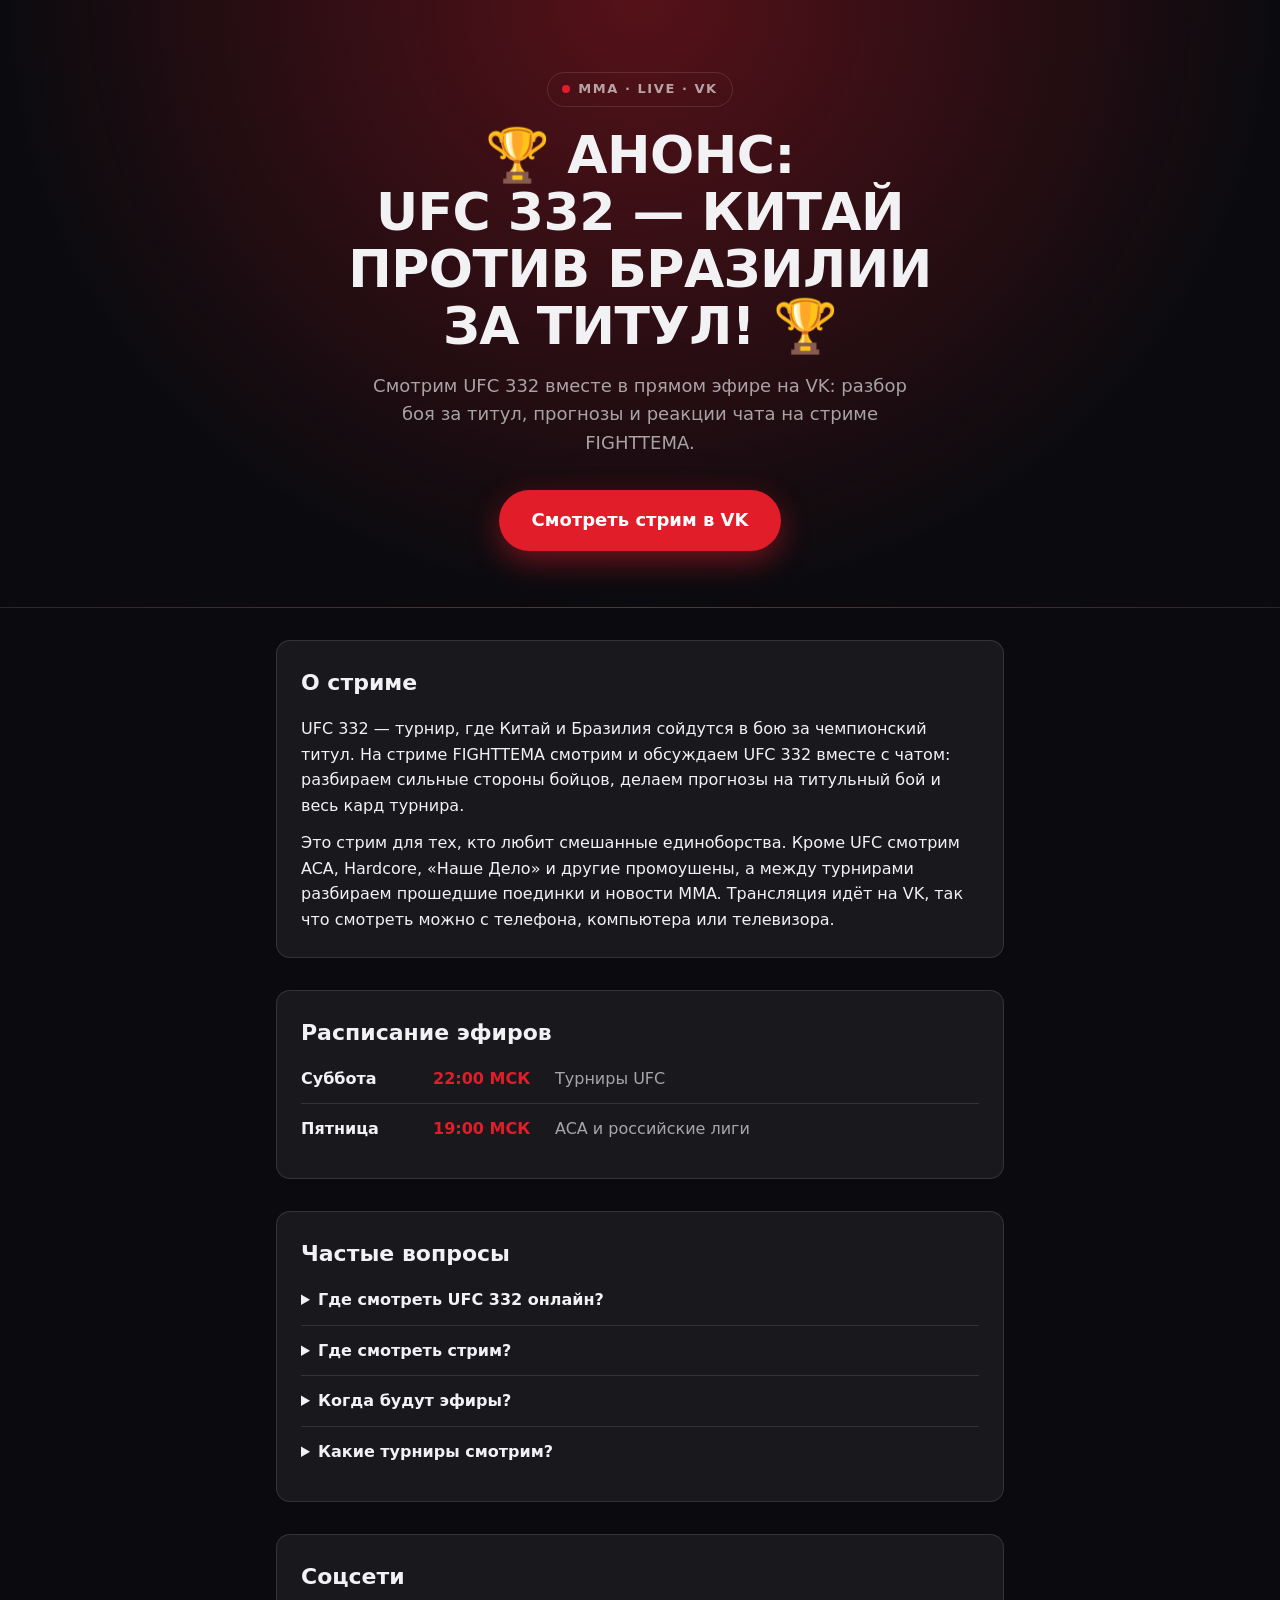
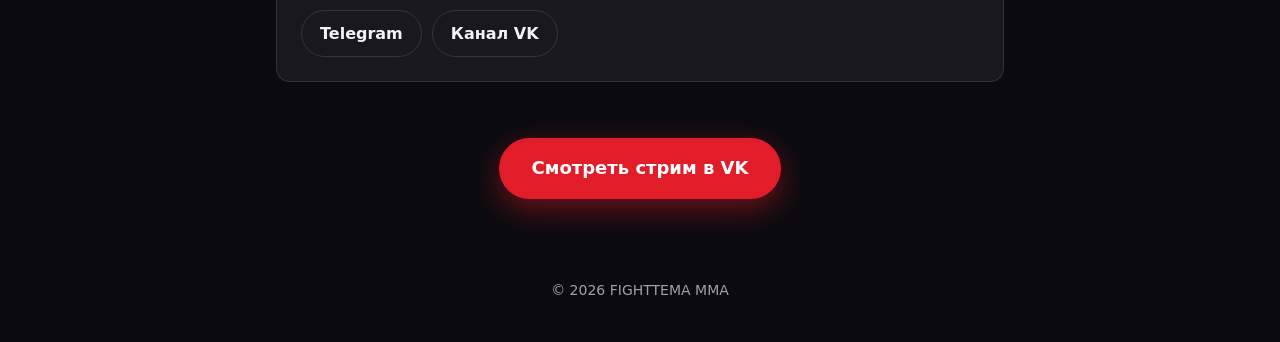
<file: index.html>
<!doctype html>
<html lang="ru">
<head>
  <meta charset="utf-8">
  <meta name="viewport" content="width=device-width, initial-scale=1">
  <title>UFC 332: Китай против Бразилии за титул — смотреть стрим в VK | FIGHTTEMA</title>
  <meta name="description" content="Анонс UFC 332: Китай против Бразилии в бою за титул чемпиона. Смотрим турнир вместе в прямом эфире на VK — разбор, прогнозы и реакции на стриме FIGHTTEMA.">
  <meta name="keywords" content="UFC 332, UFC 332 смотреть онлайн, UFC 332 стрим, UFC 332 прямая трансляция, UFC 332 Китай Бразилия, бой за титул UFC, MMA стрим, смотреть MMA онлайн, FIGHTTEMA">
  <link rel="canonical" href="https://ufcmma.online/">
  <meta name="robots" content="index, follow">
  <meta name="theme-color" content="#0b0b0f">

  <meta property="og:type" content="website">
  <meta property="og:locale" content="ru_RU">
  <meta property="og:site_name" content="FIGHTTEMA MMA">
  <meta property="og:title" content="UFC 332: Китай против Бразилии за титул — смотреть стрим в VK | FIGHTTEMA">
  <meta property="og:description" content="Анонс UFC 332: Китай против Бразилии в бою за титул чемпиона. Смотрим турнир вместе в прямом эфире на VK — разбор, прогнозы и реакции на стриме FIGHTTEMA.">
  <meta property="og:url" content="https://ufcmma.online/">
  <meta name="twitter:card" content="summary_large_image">
  <meta name="twitter:title" content="UFC 332: Китай против Бразилии за титул — смотреть стрим в VK | FIGHTTEMA">
  <meta name="twitter:description" content="Анонс UFC 332: Китай против Бразилии в бою за титул чемпиона. Смотрим турнир вместе в прямом эфире на VK — разбор, прогнозы и реакции на стриме FIGHTTEMA.">
  

  <link rel="icon" href="favicon.svg" type="image/svg+xml">
  <link rel="stylesheet" href="styles.css">
  <!-- Цвета из config.json. Они лежат здесь, а не в styles.css, чтобы styles.css оставался обычным файлом без плейсхолдеров. -->
  <style>:root { --accent: #e11d2a; --bg: #0b0b0f; --text: #f2f2f5; }</style>

  <script type="application/ld+json">
{
  "@context": "https://schema.org",
  "@graph": [
    {
      "@type": "WebSite",
      "name": "FIGHTTEMA MMA",
      "url": "https://ufcmma.online/",
      "description": "Анонс UFC 332: Китай против Бразилии в бою за титул чемпиона. Смотрим турнир вместе в прямом эфире на VK — разбор, прогнозы и реакции на стриме FIGHTTEMA.",
      "inLanguage": "ru"
    },
    {
      "@type": "FAQPage",
      "mainEntity": [
        {
          "@type": "Question",
          "name": "Где смотреть UFC 332 онлайн?",
          "acceptedAnswer": {
            "@type": "Answer",
            "text": "UFC 332 смотрим вместе на стриме FIGHTTEMA в VK. Нажми кнопку «Смотреть стрим в VK», и откроется трансляция."
          }
        },
        {
          "@type": "Question",
          "name": "Где смотреть стрим?",
          "acceptedAnswer": {
            "@type": "Answer",
            "text": "Стрим идёт на VK. Нажми кнопку «Смотреть стрим в VK» вверху страницы, и откроется трансляция."
          }
        },
        {
          "@type": "Question",
          "name": "Когда будут эфиры?",
          "acceptedAnswer": {
            "@type": "Answer",
            "text": "Обычно в дни крупных турниров MMA. Актуальное расписание — в блоке выше и в Telegram."
          }
        },
        {
          "@type": "Question",
          "name": "Какие турниры смотрим?",
          "acceptedAnswer": {
            "@type": "Answer",
            "text": "UFC, ACA, Hardcore MMA, «Наше Дело» и другие турниры по смешанным единоборствам."
          }
        }
      ]
    }
  ]
}
  </script>
</head>
<body>
  <header class="hero">
    <div class="container">
      <p class="hero__badge"><span class="hero__dot" aria-hidden="true"></span> MMA · LIVE · VK</p>
      <h1>🏆 АНОНС: UFC 332 — КИТАЙ ПРОТИВ БРАЗИЛИИ ЗА ТИТУЛ! 🏆</h1>
      <p class="hero__sub">Смотрим UFC 332 вместе в прямом эфире на VK: разбор боя за титул, прогнозы и реакции чата на стриме FIGHTTEMA.</p>
      <a class="button" href="https://live.vkvideo.ru/sport_95" target="_blank" rel="noopener">Смотреть стрим в VK</a>
    </div>
  </header>

  <main class="container">
    
    
    <section class="section" aria-labelledby="about-title">
      <h2 id="about-title">О стриме</h2>
      <p>UFC 332 — турнир, где Китай и Бразилия сойдутся в бою за чемпионский титул. На стриме FIGHTTEMA смотрим и обсуждаем UFC 332 вместе с чатом: разбираем сильные стороны бойцов, делаем прогнозы на титульный бой и весь кард турнира.</p>
      <p>Это стрим для тех, кто любит смешанные единоборства. Кроме UFC смотрим ACA, Hardcore, «Наше Дело» и другие промоушены, а между турнирами разбираем прошедшие поединки и новости MMA. Трансляция идёт на VK, так что смотреть можно с телефона, компьютера или телевизора.</p>
    </section>
    
    <section class="section" aria-labelledby="schedule-title">
      <h2 id="schedule-title">Расписание эфиров</h2>
      <ul class="schedule">
        <li>
          <span class="schedule__day">Суббота</span>
          <span class="schedule__time">22:00 МСК</span>
          <span class="schedule__note">Турниры UFC</span>
        </li>
        <li>
          <span class="schedule__day">Пятница</span>
          <span class="schedule__time">19:00 МСК</span>
          <span class="schedule__note">ACA и российские лиги</span>
        </li>
      </ul>
    </section>
    
    <section class="section" aria-labelledby="faq-title">
      <h2 id="faq-title">Частые вопросы</h2>
      <details>
        <summary>Где смотреть UFC 332 онлайн?</summary>
        <p>UFC 332 смотрим вместе на стриме FIGHTTEMA в VK. Нажми кнопку «Смотреть стрим в VK», и откроется трансляция.</p>
      </details>
      <details>
        <summary>Где смотреть стрим?</summary>
        <p>Стрим идёт на VK. Нажми кнопку «Смотреть стрим в VK» вверху страницы, и откроется трансляция.</p>
      </details>
      <details>
        <summary>Когда будут эфиры?</summary>
        <p>Обычно в дни крупных турниров MMA. Актуальное расписание — в блоке выше и в Telegram.</p>
      </details>
      <details>
        <summary>Какие турниры смотрим?</summary>
        <p>UFC, ACA, Hardcore MMA, «Наше Дело» и другие турниры по смешанным единоборствам.</p>
      </details>
    </section>
    
    <section class="section" aria-labelledby="socials-title">
      <h2 id="socials-title">Соцсети</h2>
      <ul class="socials">
        <li><a href="https://t.me/+KGj8Vez1f28wMzcy" target="_blank" rel="noopener">Telegram</a></li>
        <li><a href="https://live.vkvideo.ru/sport_95" target="_blank" rel="noopener">Канал VK</a></li>
      </ul>
    </section>
    <section class="section section--cta">
      <a class="button" href="https://live.vkvideo.ru/sport_95" target="_blank" rel="noopener">Смотреть стрим в VK</a>
    </section>
  </main>

  <footer class="footer">
    <div class="container">© 2026 FIGHTTEMA MMA</div>
  </footer>
</body>
</html>
</file>
<file: styles.css>
/* Значения по умолчанию на случай, если inline-стиль с цветами из config.json не подгрузится. */
:root {
  --accent: #e11d2a;
  --bg: #0b0b0f;
  --text: #f2f2f5;
  --muted: color-mix(in srgb, var(--text) 65%, transparent);
  --card: color-mix(in srgb, var(--text) 6%, var(--bg));
  --border: color-mix(in srgb, var(--text) 12%, transparent);
  --radius: 14px;
}

*,
*::before,
*::after {
  box-sizing: border-box;
}

html {
  -webkit-text-size-adjust: 100%;
}

body {
  margin: 0;
  background: var(--bg);
  color: var(--text);
  /* Системные шрифты вместо Google Fonts: нет лишнего запроса, и страница рисуется сразу. */
  font: 16px/1.6 system-ui, -apple-system, "Segoe UI", Roboto, Arial, sans-serif;
}

.container {
  width: 100%;
  max-width: 760px;
  margin: 0 auto;
  padding: 0 16px;
}

/* ---------- Шапка ---------- */

.hero {
  padding: 72px 0 56px;
  text-align: center;
  background:
    radial-gradient(ellipse at top, color-mix(in srgb, var(--accent) 35%, transparent), transparent 70%),
    var(--bg);
  border-bottom: 1px solid var(--border);
}

.hero__badge {
  display: inline-flex;
  align-items: center;
  gap: 8px;
  margin: 0 0 20px;
  padding: 6px 14px;
  border: 1px solid var(--border);
  border-radius: 999px;
  font-size: 13px;
  font-weight: 700;
  letter-spacing: 0.12em;
  color: var(--muted);
}

.hero__dot {
  width: 8px;
  height: 8px;
  border-radius: 50%;
  background: var(--accent);
  animation: pulse 1.6s ease-in-out infinite;
}

@keyframes pulse {
  50% {
    opacity: 0.3;
  }
}

/* Пользователям с отключённой анимацией в системе мигающая точка не нужна. */
@media (prefers-reduced-motion: reduce) {
  .hero__dot {
    animation: none;
  }
}

h1 {
  margin: 0 0 16px;
  font-size: clamp(30px, 7vw, 52px);
  line-height: 1.1;
  font-weight: 900;
  text-transform: uppercase;
  letter-spacing: -0.01em;
  text-wrap: balance;
}

.hero__sub {
  max-width: 560px;
  margin: 0 auto 32px;
  font-size: 18px;
  color: var(--muted);
}

/* ---------- Кнопка ---------- */

.button {
  display: inline-block;
  padding: 16px 32px;
  border-radius: 999px;
  background: var(--accent);
  color: #fff;
  font-size: 18px;
  font-weight: 800;
  text-decoration: none;
  box-shadow: 0 10px 30px color-mix(in srgb, var(--accent) 45%, transparent);
  transition: transform 0.15s ease, filter 0.15s ease;
}

.button:hover {
  transform: translateY(-2px);
  filter: brightness(1.1);
}

.button:focus-visible {
  outline: 3px solid var(--text);
  outline-offset: 3px;
}

/* ---------- Секции ---------- */

.section {
  margin: 32px 0;
  padding: 24px;
  background: var(--card);
  border: 1px solid var(--border);
  border-radius: var(--radius);
}

.section h2 {
  margin: 0 0 16px;
  font-size: 22px;
  font-weight: 800;
}

.section p {
  margin: 0 0 12px;
}

.section p:last-child {
  margin-bottom: 0;
}

.section--cta {
  text-align: center;
  background: none;
  border: none;
}

/* Плеер 16:9, тянется по ширине контейнера. */
.player {
  position: relative;
  aspect-ratio: 16 / 9;
  border-radius: 10px;
  overflow: hidden;
  background: #000;
}

.player iframe {
  position: absolute;
  inset: 0;
  width: 100%;
  height: 100%;
  border: 0;
}

/* ---------- Расписание ---------- */

.schedule {
  margin: 0;
  padding: 0;
  list-style: none;
}

.schedule li {
  display: grid;
  grid-template-columns: 120px 110px 1fr;
  gap: 12px;
  padding: 12px 0;
  border-top: 1px solid var(--border);
}

.schedule li:first-child {
  border-top: 0;
  padding-top: 0;
}

.schedule__day {
  font-weight: 700;
}

.schedule__time {
  color: var(--accent);
  font-weight: 700;
}

.schedule__note {
  color: var(--muted);
}

/* На узком экране три колонки не помещаются: заметку переносим на отдельную строку. */
@media (max-width: 520px) {
  .schedule li {
    grid-template-columns: 1fr auto;
    gap: 2px 12px;
  }

  .schedule__note {
    grid-column: 1 / -1;
  }
}

/* ---------- FAQ ---------- */

details {
  border-top: 1px solid var(--border);
  padding: 12px 0;
}

details:first-of-type {
  border-top: 0;
  padding-top: 0;
}

summary {
  cursor: pointer;
  font-weight: 700;
}

details p {
  margin: 8px 0 0;
  color: var(--muted);
}

/* ---------- Соцсети ---------- */

.socials {
  display: flex;
  flex-wrap: wrap;
  gap: 10px;
  margin: 0;
  padding: 0;
  list-style: none;
}

.socials a {
  display: inline-block;
  padding: 10px 18px;
  border: 1px solid var(--border);
  border-radius: 999px;
  color: var(--text);
  font-weight: 600;
  text-decoration: none;
}

.socials a:hover {
  border-color: var(--accent);
  color: var(--accent);
}

/* ---------- Подвал ---------- */

.footer {
  padding: 24px 0 40px;
  text-align: center;
  font-size: 14px;
  color: var(--muted);
}
</file>
